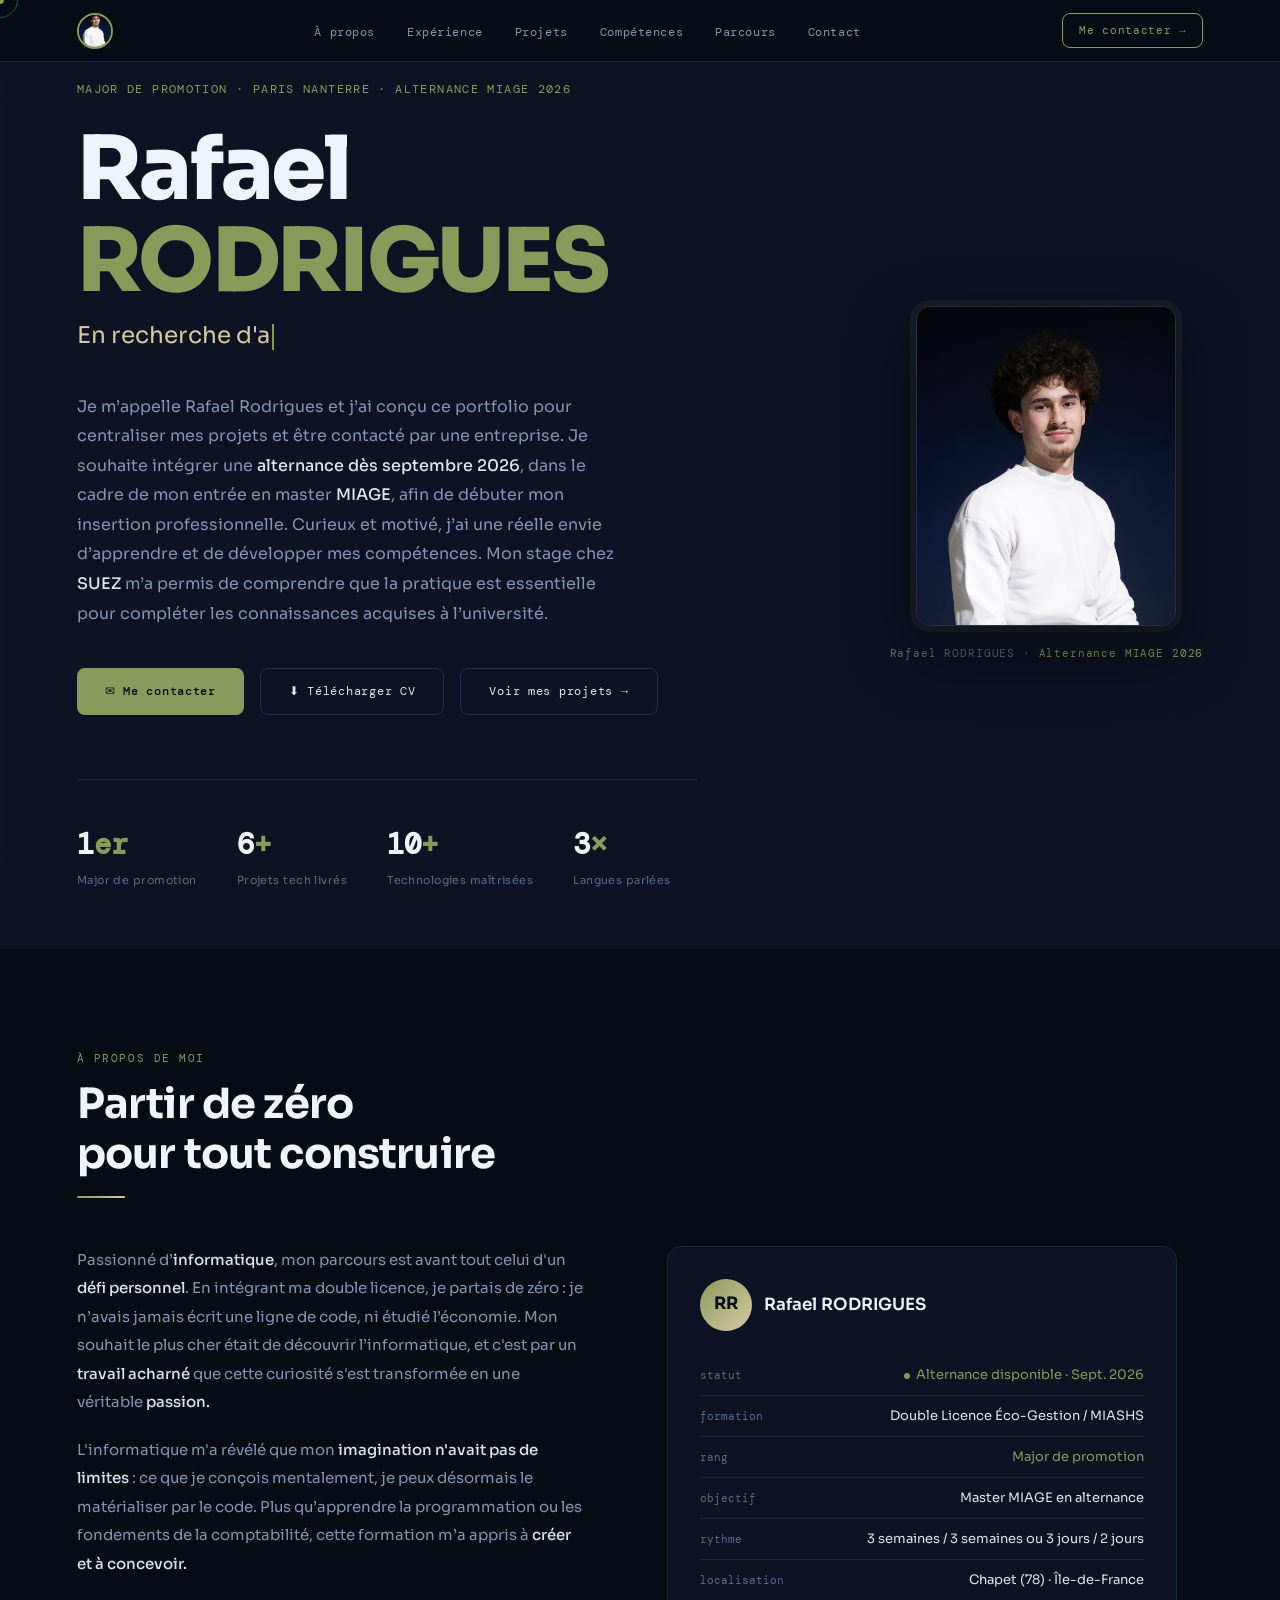
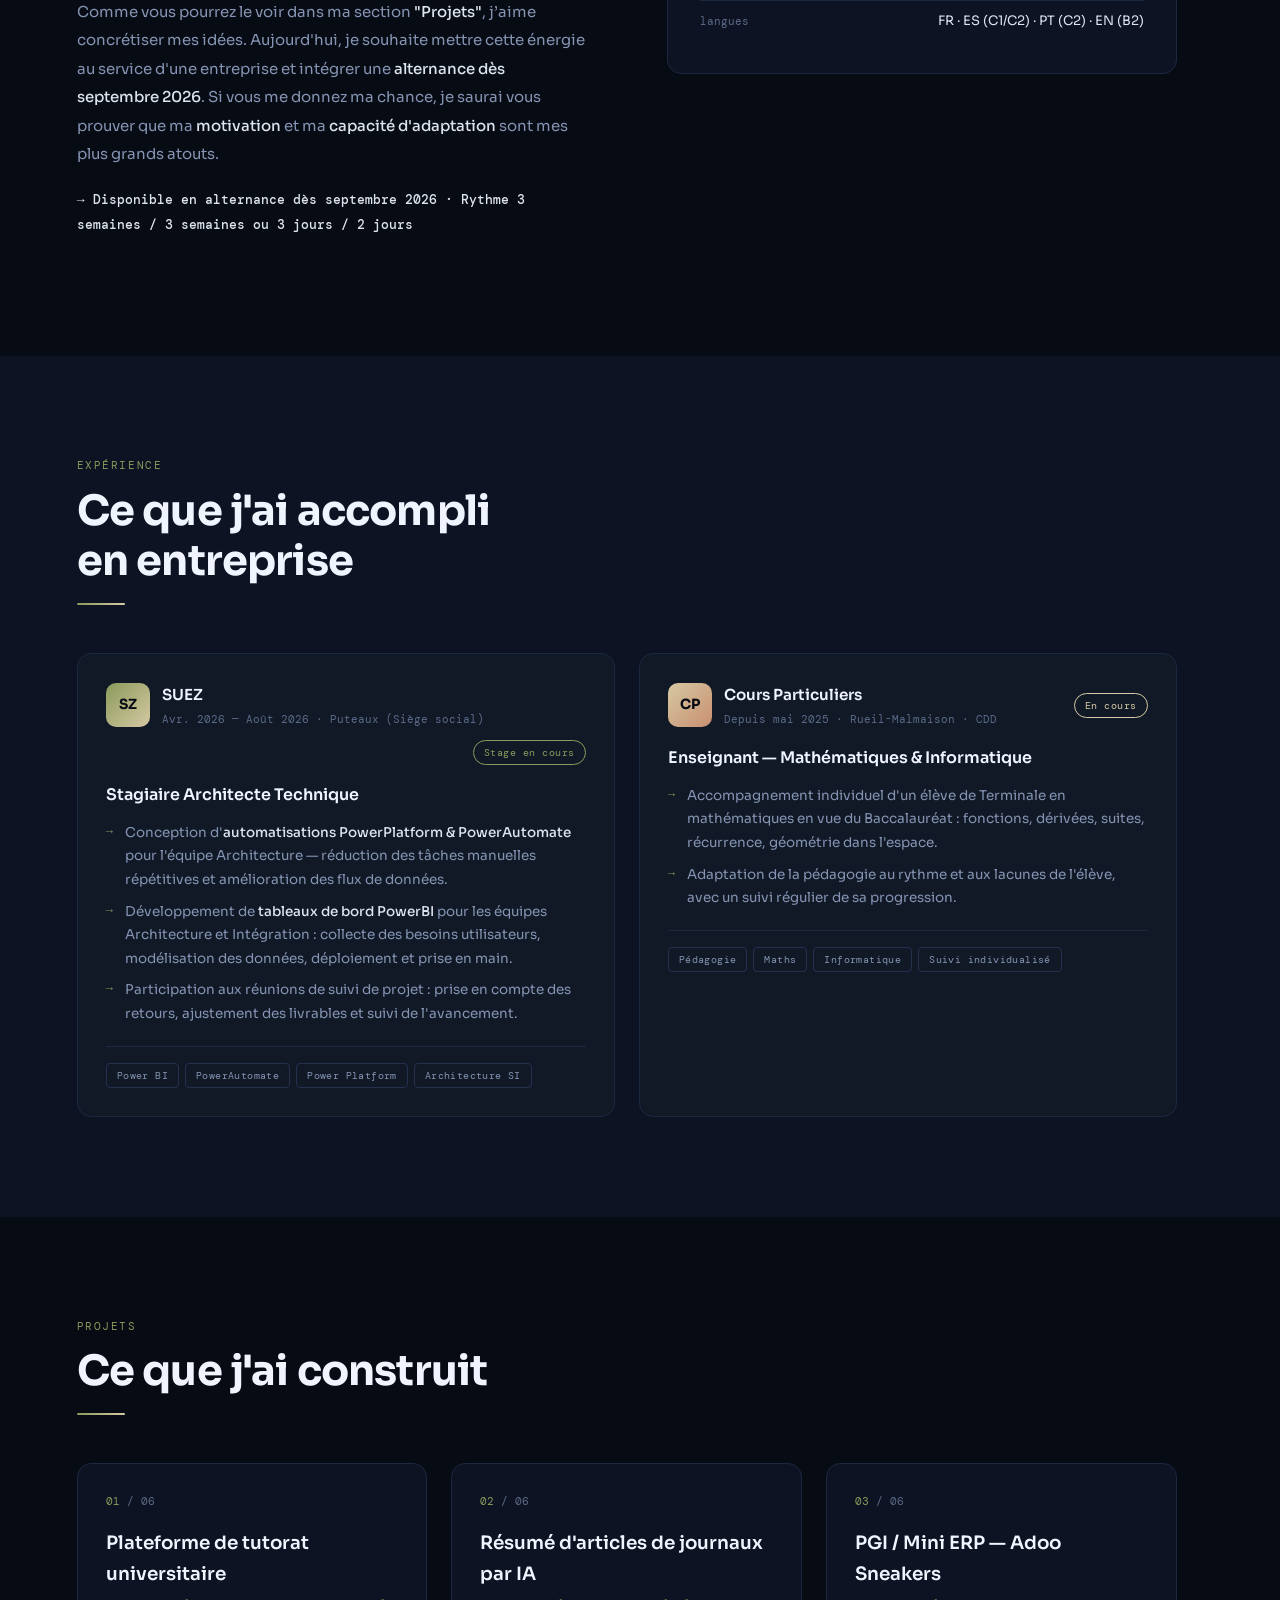
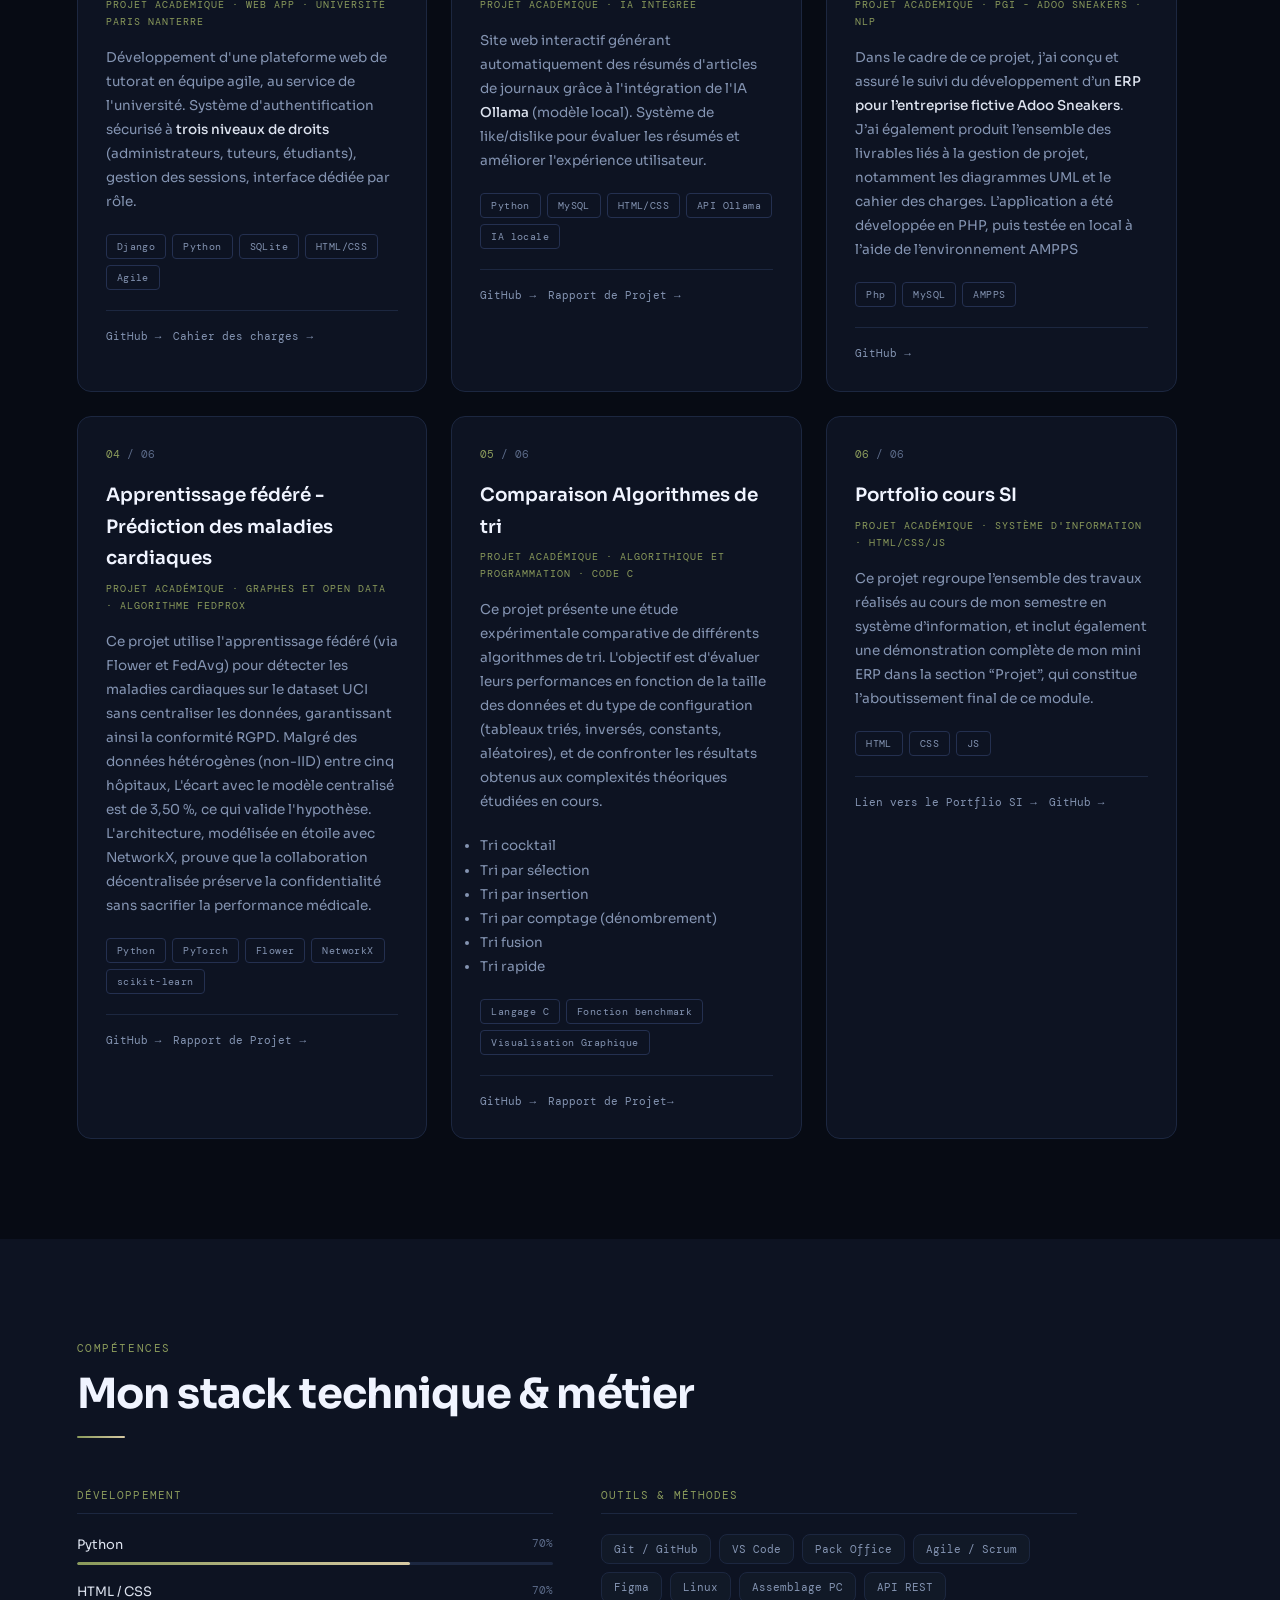
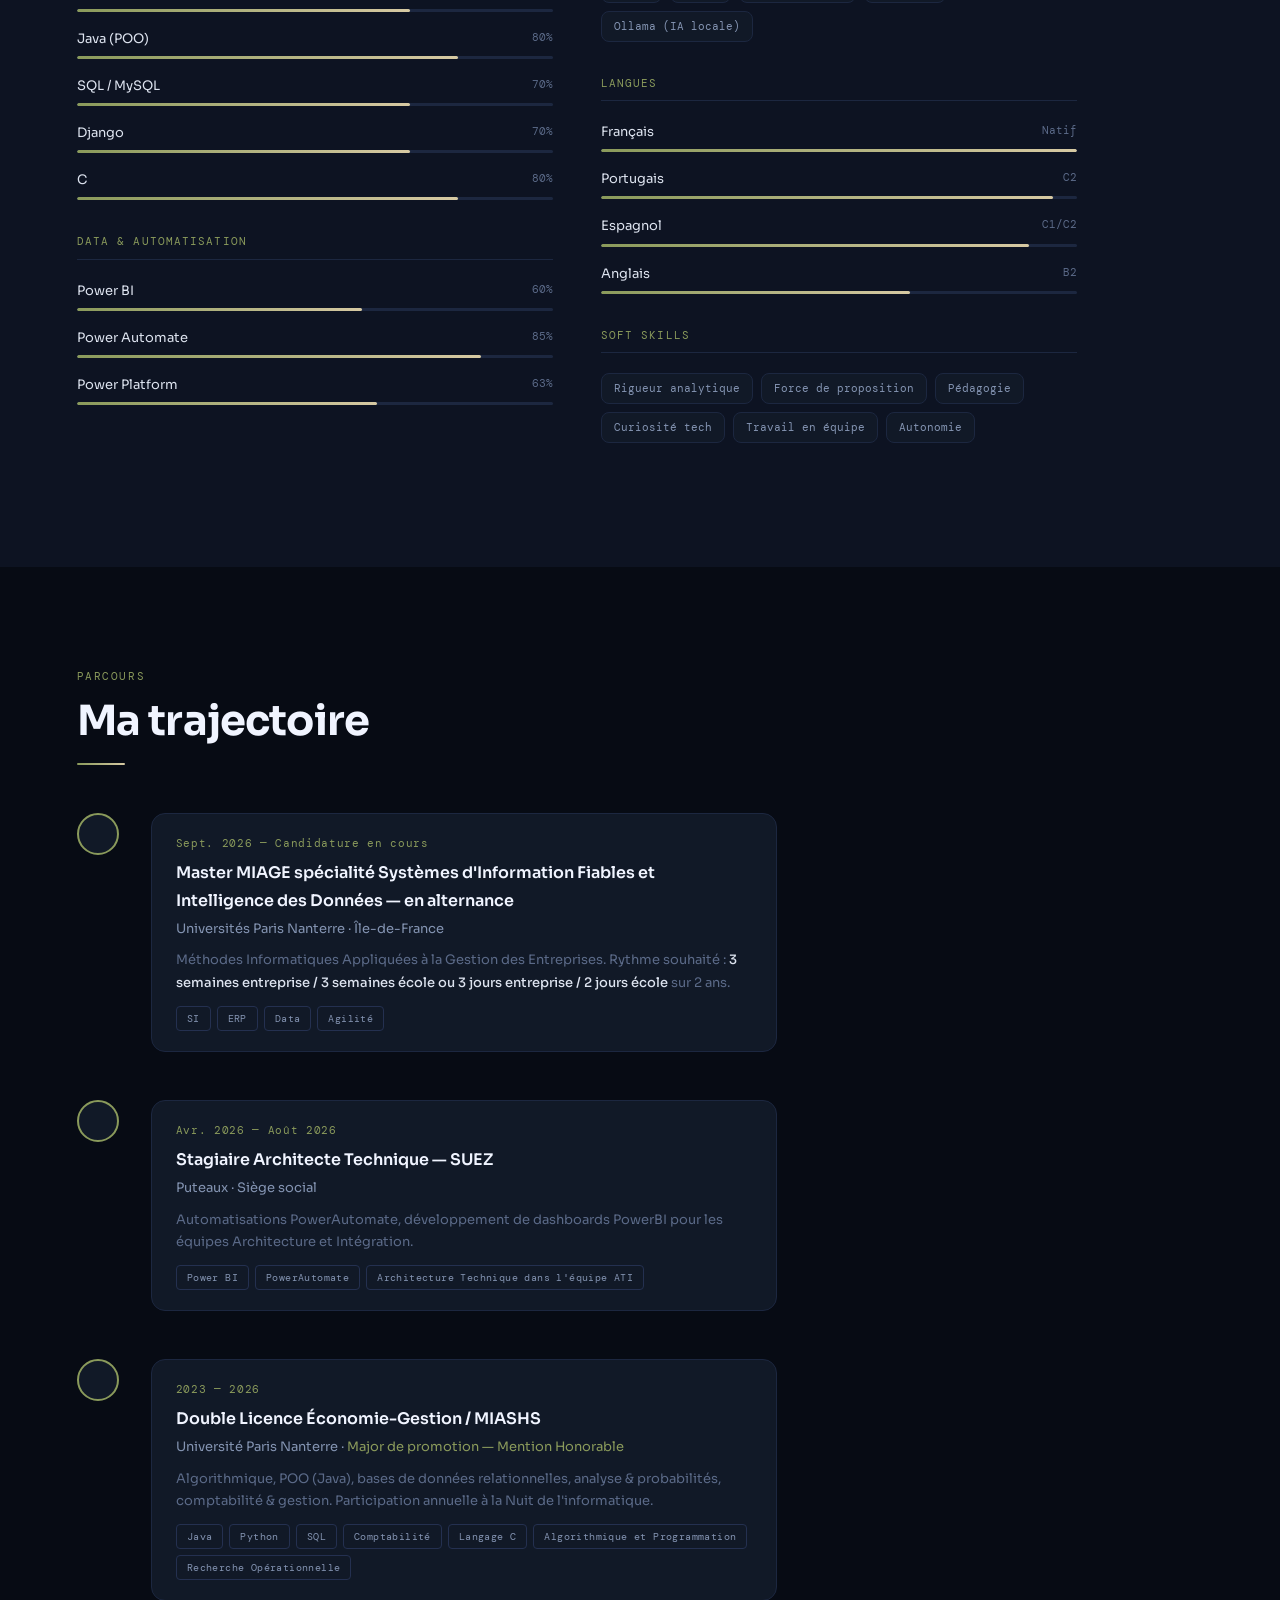
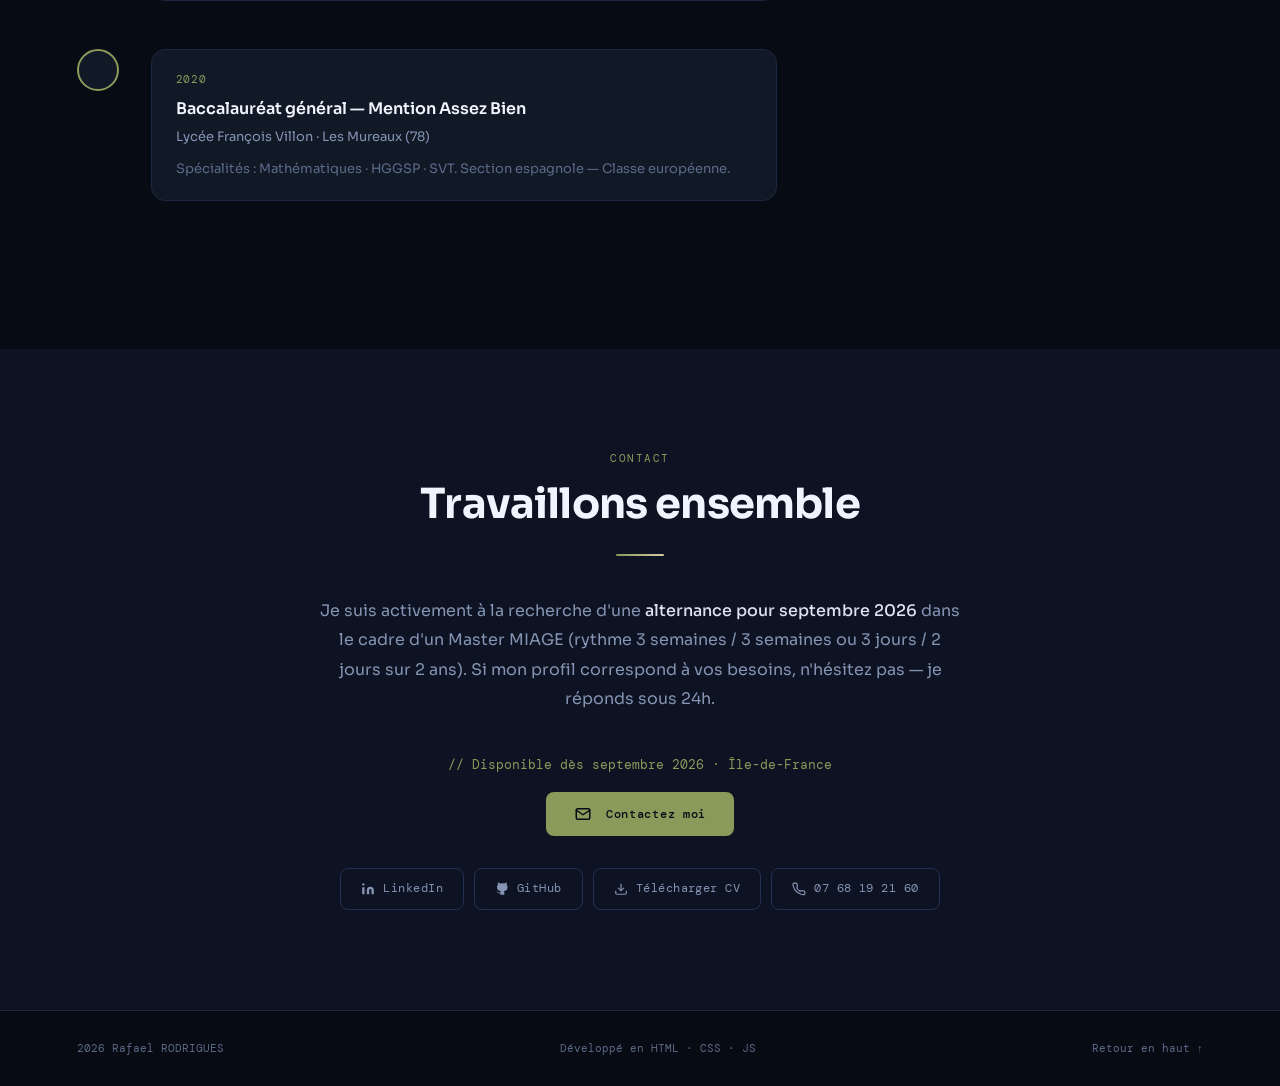
<file: index.html>
<!DOCTYPE html>
<html lang="fr">
<head>
  <link rel="icon" type="image/png" href="MonIcon.png">
  <meta charset="UTF-8">
  <meta name="viewport" content="width=device-width, initial-scale=1.0">
  <title>Rafael RODRIGUES — Portfolio</title>
  <meta name="description" content="Portfolio de Rafael RODRIGUES — Étudiant Major de promotion Double Licence Économie-Gestion / MIASHS, en recherche d'alternance Master MIAGE 2026.">
  <link rel="preconnect" href="https://fonts.googleapis.com">
  <link rel="preconnect" href="https://fonts.gstatic.com" crossorigin>
  <link href="https://fonts.googleapis.com/css2?family=DM+Mono:ital,wght@0,300;0,400;0,500;1,400&family=Sora:wght@300;400;500;600;700;800&display=swap" rel="stylesheet">
  <link rel="stylesheet" href="style.css">
</head>
<body>

  <div id="cursor"></div>
  <div id="cursor-ring"></div>

  <!-- ── NAVIGATION ── -->
  <nav id="navbar">
<img src="maphoto.jpg" alt="Rafael RODRIGUES" class="nav-logo-img">    <ul class="nav-links">
      <li><a href="#about">À propos</a></li>
      <li><a href="#experience">Expérience</a></li>
      <li><a href="#projects">Projets</a></li>
      <li><a href="#skills">Compétences</a></li>
      <li><a href="#parcours">Parcours</a></li>
      <li><a href="#contact">Contact</a></li>
    </ul>
    <a href="mailto:rafi.rodrigues10@gmail.com" class="nav-cta">Me contacter →</a>
    <button class="nav-hamburger" id="nav-hamburger" aria-label="Menu">
      <span></span><span></span><span></span>
    </button>
  </nav>

  <!-- Mobile menu overlay -->
  <div class="nav-mobile-menu" id="nav-mobile-menu">
    <ul class="nav-mobile-links">
      <li><a href="#about">À propos</a></li>
      <li><a href="#experience">Expérience</a></li>
      <li><a href="#projects">Projets</a></li>
      <li><a href="#skills">Compétences</a></li>
      <li><a href="#parcours">Parcours</a></li>
      <li><a href="#contact">Contact</a></li>
    </ul>
    <a href="mailto:rafi.rodrigues10@gmail.com" class="btn-primary" style="margin-top:2rem;width:100%;justify-content:center;">✉ Me contacter</a>
  </div>

  <!-- ── HERO ── -->
  <section id="hero">
    <div class="hero-grid"></div>
    <div class="hero-glow"></div>
    <div class="hero-inner">
    <div class="hero-content">
      <p class="hero-label">Major de promotion · Paris Nanterre · Alternance MIAGE 2026</p>
      <h1 class="hero-title">Rafael<br><span class="accent">RODRIGUES</span></h1>
      <div class="hero-typed-wrap">
        <span class="typed-text" id="typed"></span><span class="typed-cursor"></span>
      </div>
      <p class="hero-desc" >
        Je m’appelle Rafael Rodrigues et j’ai conçu ce portfolio pour centraliser mes projets et être contacté par une entreprise. Je souhaite intégrer une <strong>alternance dès septembre 2026</strong>, dans le cadre de mon entrée en master <strong>MIAGE</strong>, afin de débuter mon insertion professionnelle. Curieux et motivé, j’ai une réelle envie d’apprendre et de développer mes compétences. Mon stage chez <strong>SUEZ</strong> m’a permis de comprendre que la pratique est essentielle pour compléter les connaissances acquises à l’université.
      </p>
      <div class="hero-actions">
        <a href="mailto:rafi.rodrigues10@gmail.com" class="btn-primary">✉ Me contacter</a>
        <a href="CV_Rafael_RODRIGUES.pdf" class="btn-secondary" download>⬇ Télécharger CV</a>
        <a href="#projects" class="btn-secondary">Voir mes projets →</a>
      </div>
      <div class="hero-stats">
        <div class="hero-stat">
          <div class="num">1<span class="accent">er</span></div>
          <div class="label">Major de promotion</div>
        </div>
        <div class="hero-stat">
          <div class="num">6<span class="accent">+</span></div>
          <div class="label">Projets tech livrés</div>
        </div>
        <div class="hero-stat">
          <div class="num">10<span class="accent">+</span></div>
          <div class="label">Technologies maîtrisées</div>
        </div>
        <div class="hero-stat">
          <div class="num">3<span class="accent">×</span></div>
          <div class="label">Langues parlées</div>
        </div>
      </div>
    </div><!-- /.hero-content -->

      <!-- Photo hero droite -->
      <div class="hero-photo-wrap">
        <img src="maphoto.jpg" alt="Rafael Rodrigues" class="hero-photo">
        <p class="hero-photo-label">Rafael RODRIGUES · <span>Alternance MIAGE 2026</span></p>
      </div>

    </div><!-- /.hero-inner -->
  </section>

  <!-- ── ABOUT ── -->
  <section id="about">
    <div class="section-label">À propos de moi</div>
    <h2 class="section-title reveal">Partir de zéro<br>pour tout construire</h2>
    <div class="section-divider"></div>
    <div class="about-grid">
      <div class="about-text reveal reveal-delay-1">
        <p>
          Passionné d’<strong >informatique</strong>, mon parcours est avant tout celui d'un <strong>défi personnel</strong>. En intégrant ma double licence, je partais de zéro : je n’avais jamais écrit une ligne de code, ni étudié l’économie. Mon souhait le plus cher était de découvrir l’informatique, et c'est par un <strong>travail acharné</strong> que cette curiosité s'est transformée en une véritable <strong>passion.</strong>
        </p>
        <p>
           L'informatique m'a révélé que mon <strong>imagination n'avait pas de limites</strong> : ce que je conçois mentalement, je peux désormais le matérialiser par le code. Plus qu’apprendre la programmation ou les fondements de la comptabilité, cette formation m’a appris à <strong>créer et à concevoir.</strong>
        </p>
        <p>
           Comme vous pourrez le voir dans ma section <strong>"Projets"</strong>, j’aime concrétiser mes idées. Aujourd'hui, je souhaite mettre cette énergie au service d'une entreprise et intégrer une <strong>alternance dès septembre 2026</strong>. Si vous me donnez ma chance, je saurai vous prouver que ma <strong>motivation</strong> et ma <strong>capacité d'adaptation</strong> sont mes plus grands atouts.
        </p>
        <p class="accent-text"><strong>→ Disponible en alternance dès septembre 2026 · Rythme 3 semaines / 3 semaines ou 3 jours / 2 jours</strong></p>
      </div>
      <div class="about-card reveal reveal-delay-2">
        <div class="about-card-header">
          <div class="about-avatar">RR</div>
          <div>
            <div class="about-card-name">Rafael RODRIGUES</div>
          </div>
        </div>
        <div class="about-info-row">
          <span class="key">statut</span>
          <span class="val avail"><span class="avail-dot"></span>Alternance disponible · Sept. 2026</span>
        </div>
        <div class="about-info-row">
          <span class="key">formation</span>
          <span class="val">Double Licence Éco-Gestion / MIASHS</span>
        </div>
        <div class="about-info-row">
          <span class="key">rang</span>
          <span class="val" style="color:var(--accent)"> Major de promotion</span>
        </div>
        <div class="about-info-row">
          <span class="key">objectif</span>
          <span class="val">Master MIAGE en alternance</span>
        </div>
        <div class="about-info-row">
          <span class="key">rythme</span>
          <span class="val">3 semaines / 3 semaines ou 3 jours / 2 jours </span>
        </div>
        <div class="about-info-row">
          <span class="key">localisation</span>
          <span class="val">Chapet (78) · Île-de-France</span>
        </div>
        <div class="about-info-row">
          <span class="key">langues</span>
          <span class="val">FR · ES (C1/C2) · PT (C2) · EN (B2)</span>
        </div>
      </div>
    </div>
  </section>

  <!-- ── EXPERIENCE ── -->
  <section id="experience" class="bg-alt">
    <div class="section-label">Expérience</div>
    <h2 class="section-title reveal">Ce que j'ai accompli<br>en entreprise</h2>
    <div class="section-divider"></div>
    <div class="exp-grid">

      <div class="exp-card reveal reveal-delay-1">
        <div class="exp-header">
          <div class="exp-logo">SZ</div>
          <div>
            <div class="exp-company">SUEZ</div>
            <div class="exp-period">Avr. 2026 — Août 2026 · Puteaux (Siège social)</div>
          </div>
          <span class="exp-badge">Stage en cours</span>
        </div>
        <div class="exp-title">Stagiaire Architecte Technique</div>
        <ul class="exp-missions">
          <li>Conception d'<strong>automatisations PowerPlatform & PowerAutomate</strong> pour l'équipe Architecture — réduction des tâches manuelles répétitives et amélioration des flux de données.</li>
          <li>Développement de <strong>tableaux de bord PowerBI</strong> pour les équipes Architecture et Intégration : collecte des besoins utilisateurs, modélisation des données, déploiement et prise en main.</li>
          <li>Participation aux réunions de suivi de projet : prise en compte des retours, ajustement des livrables et suivi de l'avancement.</li>
        </ul>
        <div class="exp-stack">
          <span class="tech-tag">Power BI</span>
          <span class="tech-tag">PowerAutomate</span>
          <span class="tech-tag">Power Platform</span>
          <span class="tech-tag">Architecture SI</span>
        </div>
      </div>

      <div class="exp-card reveal reveal-delay-2">
        <div class="exp-header">
          <div class="exp-logo" style="background: linear-gradient(135deg,var(--accent2),#C98F70)">CP</div>
          <div>
            <div class="exp-company">Cours Particuliers</div>
            <div class="exp-period">Depuis mai 2025 · Rueil-Malmaison · CDD</div>
          </div>
          <span class="exp-badge" style="border-color:var(--accent2);color:var(--accent2)">En cours</span>
        </div>
        <div class="exp-title">Enseignant — Mathématiques & Informatique</div>
        <ul class="exp-missions">
          <li>Accompagnement individuel d'un élève de Terminale en mathématiques en vue du Baccalauréat : fonctions, dérivées, suites, récurrence, géométrie dans l'espace.</li>
          <li>Adaptation de la pédagogie au rythme et aux lacunes de l'élève, avec un suivi régulier de sa progression.</li>
        </ul>
        <div class="exp-stack">
          <span class="tech-tag">Pédagogie</span>
          <span class="tech-tag">Maths</span>
          <span class="tech-tag">Informatique</span>
          <span class="tech-tag">Suivi individualisé</span>
        </div>
      </div>

    </div>
  </section>

  <!-- ── PROJECTS ── -->
  <section id="projects">
    <div class="section-label">Projets</div>
    <h2 class="section-title reveal">Ce que j'ai construit</h2>
    <div class="section-divider"></div>
    <div class="projects-grid">

      <div class="project-card reveal reveal-delay-1">
        <div class="project-number"><span>01</span> / 06</div>
        <div class="project-title">Plateforme de tutorat universitaire</div>
        <div class="project-type">Projet académique · Web App · Université Paris Nanterre</div>
        <p class="project-desc">
          Développement d'une plateforme web de tutorat en équipe agile, au service de l'université.
          Système d'authentification sécurisé à <strong>trois niveaux de droits</strong> (administrateurs,
          tuteurs, étudiants), gestion des sessions, interface dédiée par rôle.
        </p>
        <div class="project-stack">
          <span class="tech-tag">Django</span>
          <span class="tech-tag">Python</span>
          <span class="tech-tag">SQLite</span>
          <span class="tech-tag">HTML/CSS</span>
          <span class="tech-tag">Agile</span>
        </div>
        <div class="project-footer">
          <div class="project-links">
            <a href="https://github.com/rdsrafa/Projet_Web.git" class="project-link">GitHub →</a>
            <a href="meli-42.pdf" class="project-link" download>Cahier des charges →</a>
          </div>
        </div>
      </div>

      <div class="project-card reveal reveal-delay-2">
        <div class="project-number"><span>02</span> / 06</div>
        <div class="project-title">Résumé d'articles de journaux par IA</div>
        <div class="project-type">Projet académique · IA intégrée </div>
        <p class="project-desc">
          Site web interactif générant automatiquement des résumés d'articles de journaux
          grâce à l'intégration de l'IA <strong>Ollama</strong> (modèle local). Système de
          like/dislike pour évaluer les résumés et améliorer l'expérience utilisateur.
        </p>
        <div class="project-stack">
          <span class="tech-tag">Python</span>
          <span class="tech-tag">MySQL</span>
          <span class="tech-tag">HTML/CSS</span>
          <span class="tech-tag">API Ollama</span>
          <span class="tech-tag">IA locale</span>
        </div>
        <div class="project-footer">
          <div class="project-links">
            <a href="https://github.com/rdsrafa/Projet_L2.git" class="project-link">GitHub →</a>
            <a href="rapport_projet_L2.pdf" class="project-link" download>Rapport de Projet →</a>

          </div>
        </div>
      </div>

      <div class="project-card reveal reveal-delay-3">
        <div class="project-number"><span>03</span> / 06</div>
        <div class="project-title">PGI / Mini ERP — Adoo Sneakers</div>
        <div class="project-type">Projet académique · PGI - Adoo Sneakers · NLP</div>
        <p class="project-desc">
          Dans le cadre de ce projet, j’ai conçu et assuré le suivi du développement d’un <strong> ERP pour l’entreprise fictive Adoo Sneakers</strong>. 
          J’ai également produit l’ensemble des livrables liés à la gestion de projet, notamment les diagrammes UML et le cahier des charges. 
          L’application a été développée en PHP, puis testée en local à l’aide de l’environnement AMPPS
        </p>
        <div class="project-stack">
          <span class="tech-tag">Php</span>
          <span class="tech-tag">MySQL</span>
          <span class="tech-tag">AMPPS</span>
        </div>
        <div class="project-footer">
          <div class="project-links">
            <a href="https://github.com/rdsrafa/projet_final.git" class="project-link">GitHub →</a>
          </div>
        </div>
      </div>

      <div class="project-card reveal reveal-delay-4">
        <div class="project-number"><span>04</span> / 06</div>
        <div class="project-title">Apprentissage fédéré - Prédiction des maladies cardiaques</div>
        <div class="project-type">Projet académique · Graphes et Open Data · Algorithme FedProx</div>
        <p class="project-desc">
            Ce projet utilise l'apprentissage fédéré (via Flower et FedAvg) pour détecter les maladies cardiaques sur le dataset UCI sans centraliser les données, garantissant ainsi la conformité RGPD. Malgré des données hétérogènes (non-IID) 
            entre cinq hôpitaux, L'écart avec le modèle centralisé est de 3,50 %, ce qui valide
            l'hypothèse. L'architecture, modélisée en étoile avec NetworkX, 
            prouve que la collaboration décentralisée préserve la confidentialité sans sacrifier la performance médicale.
        </p>
        <div class="project-stack">
          <span class="tech-tag">Python</span>
          <span class="tech-tag">PyTorch</span>
          <span class="tech-tag">Flower</span>
          <span class="tech-tag">NetworkX</span>
          <span class="tech-tag">scikit-learn</span>
        </div>
        <div class="project-footer">
          <div class="project-links">
            <a href="https://github.com/rdsrafa/Apprentissage_federe.git" class="project-link">GitHub →</a>
            <a href="Apprentissage_fédéré (2).pdf" class="project-link" download>Rapport de Projet →</a>
          </div>
        </div>
      </div>

      <div class="project-card reveal reveal-delay-5">
        <div class="project-number"><span>05</span> / 06</div>
        <div class="project-title">Comparaison Algorithmes de tri</div>
        <div class="project-type">Projet académique · Algorithique et Programmation · Code C</div>
            <p class="project-desc">
            Ce projet présente une étude expérimentale comparative de différents algorithmes de tri. 
            L'objectif est d'évaluer leurs performances en fonction de la taille des données et du type de configuration 
            (tableaux triés, inversés, constants, aléatoires), et de confronter les résultats obtenus aux complexités 
            théoriques étudiées en cours.
            </p>

            <ul class="project-desc">
            <li>Tri cocktail</li>
            <li>Tri par sélection</li>
            <li>Tri par insertion</li>
            <li>Tri par comptage (dénombrement)</li>
            <li>Tri fusion</li>
            <li>Tri rapide</li>
            </ul>
        <div class="project-stack">
          <span class="tech-tag">Langage C</span>
          <span class="tech-tag">Fonction benchmark</span>
          <span class="tech-tag">Visualisation Graphique</span>
        </div>
        <div class="project-footer">
          <div class="project-links">
            <a href="https://github.com/rdsrafa/Projet_Algo.git" class="project-link">GitHub →</a>
            <a href="Algo_tri (4).pdf" class="project-link" download> Rapport de Projet→</a>
          </div>
        </div>
      </div>

      <div class="project-card reveal reveal-delay-6">
        <div class="project-number"><span>06</span> / 06</div>
        <div class="project-title">Portfolio cours SI </div>
        <div class="project-type">Projet académique · Système d'Information · HTML/CSS/JS</div>
        <p class="project-desc">
            Ce projet regroupe l’ensemble des travaux réalisés au cours de mon semestre en système d’information, 
            et inclut également une démonstration complète de mon mini ERP dans la section “Projet”, qui constitue l’aboutissement final de ce module.        </p>
        <div class="project-stack">
          <span class="tech-tag">HTML</span>
          <span class="tech-tag">CSS</span>
          <span class="tech-tag">JS</span>
        </div>
        <div class="project-footer">
          <div class="project-links">
            <a href="https://rdsrafa.github.io/Portfolio_SI/" class="project-link">Lien vers le Portflio SI →</a>
            <a href="https://github.com/rdsrafa/Portfolio_SI.git" class="project-link">GitHub →</a>
          </div>
        </div>
      </div>

    </div>
  </section>

  <!-- ── SKILLS ── -->
  <section id="skills" class="bg-alt">
    <div class="section-label">Compétences</div>
    <h2 class="section-title reveal">Mon stack technique & métier</h2>
    <div class="section-divider"></div>
    <div class="skills-layout">

      <div>
        <div class="skill-category reveal">
          <div class="skill-cat-label">Développement</div>
          <div class="skill-item">
            <div class="skill-item-header"><span class="skill-name">Python</span><span class="skill-pct">70%</span></div>
            <div class="skill-bar"><div class="skill-fill" data-width="70"></div></div>
          </div>
          <div class="skill-item">
            <div class="skill-item-header"><span class="skill-name">HTML / CSS</span><span class="skill-pct">70%</span></div>
            <div class="skill-bar"><div class="skill-fill" data-width="70"></div></div>
          </div>
          <div class="skill-item">
            <div class="skill-item-header"><span class="skill-name">Java (POO)</span><span class="skill-pct">80%</span></div>
            <div class="skill-bar"><div class="skill-fill" data-width="80"></div></div>
          </div>
          <div class="skill-item">
            <div class="skill-item-header"><span class="skill-name">SQL / MySQL</span><span class="skill-pct">70%</span></div>
            <div class="skill-bar"><div class="skill-fill" data-width="70"></div></div>
          </div>
          <div class="skill-item">
            <div class="skill-item-header"><span class="skill-name">Django</span><span class="skill-pct">70%</span></div>
            <div class="skill-bar"><div class="skill-fill" data-width="70"></div></div>
          </div>
          <div class="skill-item">
            <div class="skill-item-header"><span class="skill-name">C</span><span class="skill-pct">80%</span></div>
            <div class="skill-bar"><div class="skill-fill" data-width="80"></div></div>
          </div>
        </div>

        <div class="skill-category reveal reveal-delay-1" style="margin-top:2rem">
          <div class="skill-cat-label">Data & Automatisation</div>
          <div class="skill-item">
            <div class="skill-item-header"><span class="skill-name">Power BI</span><span class="skill-pct">60%</span></div>
            <div class="skill-bar"><div class="skill-fill" data-width="60"></div></div>
          </div>
          <div class="skill-item">
            <div class="skill-item-header"><span class="skill-name">Power Automate</span><span class="skill-pct">85%</span></div>
            <div class="skill-bar"><div class="skill-fill" data-width="85"></div></div>
          </div>
          <div class="skill-item">
            <div class="skill-item-header"><span class="skill-name">Power Platform</span><span class="skill-pct">63%</span></div>
            <div class="skill-bar"><div class="skill-fill" data-width="63"></div></div>
          </div>
        </div>
      </div>

      <div>
        <div class="skill-category reveal reveal-delay-2">
          <div class="skill-cat-label">Outils & Méthodes</div>
          <div class="tools-grid">
            <span class="tool-chip">Git / GitHub</span>
            <span class="tool-chip">VS Code</span>
            <span class="tool-chip">Pack Office</span>
            <span class="tool-chip">Agile / Scrum</span>
            <span class="tool-chip">Figma</span>
            <span class="tool-chip">Linux</span>
            <span class="tool-chip">Assemblage PC</span>
            <span class="tool-chip">API REST</span>
            <span class="tool-chip">Ollama (IA locale)</span>
          </div>
        </div>

        <div class="skill-category reveal reveal-delay-3" style="margin-top:2rem">
          <div class="skill-cat-label">Langues</div>
          <div class="skill-item">
            <div class="skill-item-header"><span class="skill-name">Français</span><span class="skill-pct">Natif</span></div>
            <div class="skill-bar"><div class="skill-fill" data-width="100"></div></div>
          </div>
          <div class="skill-item">
            <div class="skill-item-header"><span class="skill-name">Portugais</span><span class="skill-pct">C2</span></div>
            <div class="skill-bar"><div class="skill-fill" data-width="95"></div></div>
          </div>
          <div class="skill-item">
            <div class="skill-item-header"><span class="skill-name">Espagnol</span><span class="skill-pct">C1/C2</span></div>
            <div class="skill-bar"><div class="skill-fill" data-width="90"></div></div>
          </div>
          <div class="skill-item">
            <div class="skill-item-header"><span class="skill-name">Anglais</span><span class="skill-pct">B2</span></div>
            <div class="skill-bar"><div class="skill-fill" data-width="65"></div></div>
          </div>
        </div>

        <div class="skill-category reveal reveal-delay-4" style="margin-top:2rem">
          <div class="skill-cat-label">Soft skills</div>
          <div class="tools-grid">
            <span class="tool-chip">Rigueur analytique</span>
            <span class="tool-chip">Force de proposition</span>
            <span class="tool-chip">Pédagogie</span>
            <span class="tool-chip">Curiosité tech</span>
            <span class="tool-chip">Travail en équipe</span>
            <span class="tool-chip">Autonomie</span>
          </div>
        </div>
      </div>

    </div>
  </section>

  <!-- ── PARCOURS / TIMELINE ── -->
  <section id="parcours">
    <div class="section-label">Parcours</div>
    <h2 class="section-title reveal">Ma trajectoire</h2>
    <div class="section-divider"></div>
    <div class="timeline">

      <div class="timeline-item reveal">
        <div class="timeline-dot"></div>
        <div class="timeline-content">
          <div class="timeline-date">Sept. 2026 — Candidature en cours</div>
          <div class="timeline-title">Master MIAGE spécialité Systèmes d'Information Fiables et Intelligence des Données — en alternance</div>
          <div class="timeline-org">Universités Paris Nanterre  · Île-de-France</div>
          <div class="timeline-desc">
            Méthodes Informatiques Appliquées à la Gestion des Entreprises.
            Rythme souhaité : <strong>3 semaines entreprise / 3 semaines école ou 3 jours entreprise / 2 jours école</strong> sur 2 ans.
          </div>
          <div class="timeline-tags">
            <span class="tech-tag">SI</span><span class="tech-tag">ERP</span>
            <span class="tech-tag">Data</span><span class="tech-tag">Agilité</span>
          </div>
        </div>
      </div>

      <div class="timeline-item reveal reveal-delay-1">
        <div class="timeline-dot"></div>
        <div class="timeline-content">
          <div class="timeline-date">Avr. 2026 — Août 2026</div>
          <div class="timeline-title">Stagiaire Architecte Technique — SUEZ</div>
          <div class="timeline-org">Puteaux · Siège social</div>
          <div class="timeline-desc">
            Automatisations PowerAutomate, développement de dashboards PowerBI
            pour les équipes Architecture et Intégration.
          </div>
          <div class="timeline-tags">
            <span class="tech-tag">Power BI</span><span class="tech-tag">PowerAutomate</span>
            <span class="tech-tag">Architecture Technique dans l'équipe ATI</span>
          </div>
        </div>
      </div>

      <div class="timeline-item reveal reveal-delay-2">
        <div class="timeline-dot"></div>
        <div class="timeline-content">
          <div class="timeline-date">2023 — 2026</div>
          <div class="timeline-title">Double Licence Économie-Gestion / MIASHS</div>
          <div class="timeline-org">Université Paris Nanterre · <span style="color:var(--accent)"> Major de promotion — Mention Honorable</span></div>
          <div class="timeline-desc">
            Algorithmique, POO (Java), bases de données relationnelles, analyse & probabilités,
            comptabilité & gestion. Participation annuelle à la Nuit de l'informatique.
          </div>
          <div class="timeline-tags">
            <span class="tech-tag">Java</span><span class="tech-tag">Python</span>
            <span class="tech-tag">SQL</span><span class="tech-tag">Comptabilité</span>
            <span class="tech-tag">Langage C</span><span class="tech-tag">Algorithmique et Programmation</span>
            <span class="tech-tag">Recherche Opérationnelle</span>
          </div>
        </div>
      </div>

      <div class="timeline-item reveal reveal-delay-3">
        <div class="timeline-dot"></div>
        <div class="timeline-content">
          <div class="timeline-date">2020</div>
          <div class="timeline-title">Baccalauréat général — Mention Assez Bien</div>
          <div class="timeline-org">Lycée François Villon · Les Mureaux (78)</div>
          <div class="timeline-desc">
            Spécialités : Mathématiques · HGGSP · SVT.
            Section espagnole — Classe européenne.
          </div>
        </div>
      </div>

    </div>
  </section>

  <!-- ── CONTACT ── -->
  <section id="contact" class="bg-alt">
    <div class="contact-wrap">
      <div class="section-label" style="text-align:center">Contact</div>
      <h2 class="section-title reveal" style="text-align:center">Travaillons ensemble</h2>
      <div class="section-divider" style="margin:1.5rem auto 2.5rem"></div>
      <p class="contact-desc reveal">
        Je suis activement à la recherche d'une <strong>alternance pour septembre 2026</strong>
        dans le cadre d'un Master MIAGE (rythme 3 semaines / 3 semaines  ou 3 jours / 2 jours sur 2 ans).
        Si mon profil correspond à vos besoins, n'hésitez pas — je réponds sous 24h.
      </p>
      <div class="contact-cta-group reveal reveal-delay-1">
        <p class="contact-accent">// Disponible dès septembre 2026 · Île-de-France</p>
        <!-- <a href="mailto:rafi.rodrigues10@gmail.com" class="contact-email">rafi.rodrigues10@gmail.com</a> --->
        <a href="mailto:rafi.rodrigues10@gmail.com" class="btn-primary">
            <svg width="18" height="18" viewBox="0 0 24 24" fill="none" stroke="currentColor" stroke-width="2" stroke-linecap="round" stroke-linejoin="round" style="vertical-align: middle; margin-right: 6px;">
                <rect x="3" y="5" width="18" height="14" rx="2" ry="2"></rect>
                <polyline points="3,7 12,13 21,7"></polyline>
            </svg>
            Contactez moi
        </a>
      </div>
      <div class="contact-links reveal reveal-delay-2">
        <a href="https://www.linkedin.com/in/rafael-rodrigues-082884334/" class="contact-link-btn" target="_blank">
          <svg viewBox="0 0 24 24" fill="currentColor" width="14" height="14"><path d="M16 8a6 6 0 0 1 6 6v7h-4v-7a2 2 0 0 0-2-2 2 2 0 0 0-2 2v7h-4v-7a6 6 0 0 1 6-6zM2 9h4v12H2z"/><circle cx="4" cy="4" r="2"/></svg>
          LinkedIn
        </a>
        <a href="https://github.com/rdsrafa" class="contact-link-btn" target="_blank">
          <svg viewBox="0 0 24 24" fill="currentColor" width="14" height="14"><path d="M9 19c-5 1.5-5-2.5-7-3m14 6v-3.87a3.37 3.37 0 0 0-.94-2.61c3.14-.35 6.44-1.54 6.44-7A5.44 5.44 0 0 0 20 4.77 5.07 5.07 0 0 0 19.91 1S18.73.65 16 2.48a13.38 13.38 0 0 0-7 0C6.27.65 5.09 1 5.09 1A5.07 5.07 0 0 0 5 4.77a5.44 5.44 0 0 0-1.5 3.78c0 5.42 3.3 6.61 6.44 7A3.37 3.37 0 0 0 9 18.13V22"/></svg>
          GitHub
        </a>
        <a href="CV_Rafael_RODRIGUES.pdf" class="contact-link-btn" download>
          <svg viewBox="0 0 24 24" fill="none" stroke="currentColor" stroke-width="2" width="14" height="14"><path d="M21 15v4a2 2 0 0 1-2 2H5a2 2 0 0 1-2-2v-4"/><polyline points="7 10 12 15 17 10"/><line x1="12" y1="15" x2="12" y2="3"/></svg>
          Télécharger CV
        </a>
        <a href="tel:0768192160" class="contact-link-btn">
          <svg viewBox="0 0 24 24" fill="none" stroke="currentColor" stroke-width="2" width="14" height="14"><path d="M22 16.92v3a2 2 0 0 1-2.18 2 19.79 19.79 0 0 1-8.63-3.07A19.5 19.5 0 0 1 4.69 13a19.79 19.79 0 0 1-3.07-8.67A2 2 0 0 1 3.6 2h3a2 2 0 0 1 2 1.72c.127.96.361 1.903.7 2.81a2 2 0 0 1-.45 2.11L7.91 9.91a16 16 0 0 0 6.16 6.16l.91-.91a2 2 0 0 1 2.11-.45c.907.339 1.85.573 2.81.7A2 2 0 0 1 22 16.92z"/></svg>
          07 68 19 21 60
        </a>
      </div>
    </div>
  </section>

  <!-- ── FOOTER ── -->
  <footer>
    <span>2026 Rafael RODRIGUES</span>
    <span style="color:var(--muted)">Développé en  HTML · CSS · JS</span>
    <a href="#hero">Retour en haut ↑</a>
  </footer>

  <script src="script.js"></script>
</body>
</html>
</file>
<file: style.css>
/* ═══════════════════════════════════════════════
   RAFAEL RODRIGUES — PORTFOLIO STYLESHEET
   ═══════════════════════════════════════════════ */

*, *::before, *::after {
  box-sizing: border-box;
  margin: 0;
  padding: 0;
}

:root {
  --bg:       #070b14;
  --bg2:      #0d1322;
  --bg3:      #111927;
  --border:   #1c2740;
  --border2:  #243050;
  --accent:   #8A9A5B;
  --accent2:  #D6C9A3;
  --text:     #dde3ef;
  --muted:    #5b6a88;
  --muted2:   #8494b2;
  --white:    #f0f4ff;
  --font-mono: 'DM Mono', monospace;
  --font-sans: 'Sora', sans-serif;
  --radius:   8px;
  --radius-lg: 14px;
  --transition: 0.3s ease;
}

html { scroll-behavior: smooth; }

body {
  background: var(--bg);
  color: var(--text);
  font-family: var(--font-sans);
  font-size: 15px;
  line-height: 1.7;
  cursor: none;
  overflow-x: hidden;
}

/* ── SCROLLBAR ─────────────────────────────── */
::-webkit-scrollbar { width: 5px; }
::-webkit-scrollbar-track { background: var(--bg); }
::-webkit-scrollbar-thumb { background: var(--border2); border-radius: 3px; }
::-webkit-scrollbar-thumb:hover { background: var(--muted); }

/* ── CUSTOM CURSOR ──────────────────────────── */
#cursor {
  position: fixed;
  width: 8px; height: 8px;
  background: var(--accent);
  border-radius: 50%;
  pointer-events: none;
  z-index: 9999;
  transform: translate(-50%, -50%);
  transition: width .25s ease, height .25s ease;
}
#cursor-ring {
  position: fixed;
  width: 36px; height: 36px;
  border: 1.5px solid rgba(45, 212, 164, 0.4);
  border-radius: 50%;
  pointer-events: none;
  z-index: 9998;
  transform: translate(-50%, -50%);
  transition: width .3s ease, height .3s ease, opacity .3s;
}
body:has(a:hover) #cursor,
body:has(button:hover) #cursor { width: 14px; height: 14px; }
body:has(a:hover) #cursor-ring,
body:has(button:hover) #cursor-ring { width: 54px; height: 54px; opacity: .5; }

/* ── NAVIGATION ─────────────────────────────── */
nav {
  position: fixed; top: 0; left: 0; right: 0; z-index: 100;
  display: flex; align-items: center; justify-content: space-between;
  padding: 0 6vw;
  height: 62px;
  background: rgba(7, 11, 20, 0.85);
  backdrop-filter: blur(18px);
  -webkit-backdrop-filter: blur(18px);
  border-bottom: 1px solid var(--border);
  transition: background var(--transition);
}

.nav-logo-img {
  width: 36px;
  height: 36px;
  border-radius: 50%;
  object-fit: cover;
  border: 2px solid var(--accent);
  transition: border-color var(--transition), transform var(--transition);
}
.nav-logo-img:hover {
  border-color: var(--accent2);
  transform: scale(1.05);
}

.nav-links {
  display: flex;
  gap: 2rem;
  list-style: none;
}
.nav-links a {
  font-family: var(--font-mono);
  font-size: 11.5px;
  color: var(--muted2);
  text-decoration: none;
  letter-spacing: .05em;
  transition: color var(--transition);
  position: relative;
}
.nav-links a::after {
  content: '';
  position: absolute; bottom: -3px; left: 0; right: 0;
  height: 1px;
  background: var(--accent);
  transform: scaleX(0);
  transform-origin: left;
  transition: transform .25s ease;
}
.nav-links a:hover,
.nav-links a.active { color: var(--accent); }
.nav-links a:hover::after,
.nav-links a.active::after { transform: scaleX(1); }

.nav-cta {
  font-family: var(--font-mono);
  font-size: 11px;
  padding: 7px 16px;
  border: 1px solid var(--accent);
  border-radius: var(--radius);
  color: var(--accent);
  text-decoration: none;
  letter-spacing: .06em;
  transition: background var(--transition), color var(--transition);
}
.nav-cta:hover { background: var(--accent); color: var(--bg); }

/* ── HERO ───────────────────────────────────── */
#hero {
  min-height: 100vh;
  display: flex; align-items: center;
  padding: 80px 6vw 60px;
  position: relative;
  overflow: hidden;
  background: var(--bg2);
}


.hero-grid {
  position: absolute; inset: 0; z-index: 0;
  background-image:
    linear-gradient(var(--border) 1px, transparent 1px),
    linear-gradient(90deg, var(--border) 1px, transparent 1px);
  opacity: .35;
  mask-image: radial-gradient(ellipse 80% 80% at 50% 50%, black 30%, transparent 100%);
  -webkit-mask-image: radial-gradient(ellipse 80% 80% at 50% 50%, black 30%, transparent 100%);
}

.hero-glow {
  position: absolute;
  width: 700px; height: 700px;
  top: 50%; left: 45%;
  transform: translate(-50%, -50%);
  pointer-events: none;
}

/* Hero two-column layout */
.hero-inner {
  position: relative; z-index: 1;
  display: flex;
  align-items: center;
  justify-content: space-between;
  gap: 4rem;
  width: 100%;
  max-width: 1200px;
}

.hero-content {
  flex: 1;
  max-width: 620px;
}

/* Hero photo */
.hero-photo-wrap {
  flex-shrink: 0;
  display: flex;
  flex-direction: column;
  align-items: center;
  gap: 1.2rem;
  opacity: 0;
  animation: fadeUp .8s 1.4s forwards;
}

.hero-photo {
  width: 260px;
  height: 320px;
  object-fit: cover;
  object-position: center top;
  border-radius: var(--radius-lg);
  border: 1px solid var(--border2);
  box-shadow: 0 0 0 6px rgba(138,154,91,.08), 0 24px 60px rgba(0,0,0,.5);
  filter: grayscale(15%);
  transition: filter .4s ease, box-shadow .4s ease, transform .4s ease;
}

.hero-photo:hover {
  filter: grayscale(0%);
  box-shadow: 0 0 0 6px rgba(138,154,91,.22), 0 24px 60px rgba(0,0,0,.5);
  transform: translateY(-4px);
}

.hero-photo-label {
  font-family: var(--font-mono);
  font-size: 10.5px;
  color: var(--muted);
  letter-spacing: .08em;
  text-align: center;
}
.hero-photo-label span { color: var(--accent); }

.hero-label {
  font-family: var(--font-mono);
  font-size: 11.5px;
  color: var(--accent);
  letter-spacing: .12em;
  text-transform: uppercase;
  margin-bottom: 1.5rem;
  opacity: 0;
  animation: fadeUp .7s .2s forwards;
}
.hero-label::before {color: var(--muted); }

h1.hero-title {
  font-size: clamp(3rem, 7vw, 5.5rem);
  font-weight: 800;
  line-height: 1.05;
  color: var(--white);
  letter-spacing: -.03em;
  margin-bottom: .5rem;
  opacity: 0;
  animation: fadeUp .7s .4s forwards;
}
h1.hero-title .accent { color: var(--accent); }

.hero-typed-wrap {
  font-size: clamp(1.1rem, 2.5vw, 1.45rem);
  font-weight: 400;
  color: var(--muted2);
  margin-bottom: 1.8rem;
  min-height: 2em;
  opacity: 0;
  animation: fadeUp .7s .6s forwards;
}
.typed-text { color: var(--accent2); }
.typed-cursor {
  display: inline-block;
  width: 2px; height: 1.1em;
  background: var(--accent);
  margin-left: 2px;
  vertical-align: middle;
  animation: blink 1s infinite;
}

.hero-desc {
  font-size: 1rem;
  color: var(--muted2);
  max-width: 540px;
  line-height: 1.85;
  margin-bottom: 2.5rem;
  opacity: 0;
  animation: fadeUp .7s .8s forwards;
    /* centre horizontalement */
}

.hero-desc strong { color: var(--text); font-weight: 500; }

.hero-actions {
  display: flex; gap: 1rem; flex-wrap: wrap;
  opacity: 0;
  animation: fadeUp .7s 1s forwards;
}

.btn-primary {
  display: inline-flex; align-items: center; gap: 8px;
  background: var(--accent); color: var(--bg);
  padding: 12px 28px;
  border-radius: var(--radius);
  font-family: var(--font-mono);
  font-size: 12px; font-weight: 500;
  letter-spacing: .06em;
  text-decoration: none;
  border: none; cursor: none;
  transition: transform .2s ease, box-shadow .2s ease;
}
.btn-primary:hover {
  transform: translateY(-2px);
  box-shadow: 0 8px 28px rgba(45,212,164,.3);
}

.btn-secondary {
  display: inline-flex; align-items: center; gap: 8px;
  border: 1px solid var(--border2);
  color: var(--text);
  padding: 12px 28px;
  border-radius: var(--radius);
  font-family: var(--font-mono);
  font-size: 12px;
  letter-spacing: .06em;
  text-decoration: none;
  cursor: none;
  transition: border-color .2s, color .2s;
}
.btn-secondary:hover { border-color: var(--accent); color: var(--accent); }

.hero-stats {
  display: flex; gap: 2.5rem; flex-wrap: wrap;
  margin-top: 4rem;
  padding-top: 2.5rem;
  border-top: 1px solid var(--border);
  opacity: 0;
  animation: fadeUp .7s 1.2s forwards;
}
.hero-stat .num {
  font-size: 1.8rem; font-weight: 700;
  color: var(--white);
  font-family: var(--font-mono);
}
.hero-stat .num .accent { color: var(--accent); }
.hero-stat .label { font-size: 11px; color: var(--muted); letter-spacing: .04em; margin-top: 2px; }

/* ── HAMBURGER ───────────────────────────────── */
.nav-hamburger {
  display: none;
  flex-direction: column;
  justify-content: center;
  gap: 5px;
  width: 36px; height: 36px;
  background: none; border: none;
  cursor: pointer;
  padding: 4px;
  z-index: 200;
}
.nav-hamburger span {
  display: block;
  width: 22px; height: 1.5px;
  background: var(--text);
  border-radius: 2px;
  transition: transform .3s ease, opacity .3s ease, background .3s;
  transform-origin: center;
}
.nav-hamburger.open span:nth-child(1) { transform: translateY(6.5px) rotate(45deg); background: var(--accent); }
.nav-hamburger.open span:nth-child(2) { opacity: 0; }
.nav-hamburger.open span:nth-child(3) { transform: translateY(-6.5px) rotate(-45deg); background: var(--accent); }

/* ── MOBILE MENU OVERLAY ─────────────────────── */
.nav-mobile-menu {
  display: none;
  position: fixed;
  top: 62px; left: 0; right: 0;
  background: rgba(7, 11, 20, 0.98);
  backdrop-filter: blur(20px);
  -webkit-backdrop-filter: blur(20px);
  border-bottom: 1px solid var(--border);
  padding: 2rem 6vw 2.5rem;
  z-index: 99;
  flex-direction: column;
  align-items: flex-start;
  transform: translateY(-12px);
  opacity: 0;
  transition: opacity .25s ease, transform .25s ease;
  pointer-events: none;
}
.nav-mobile-menu.open {
  opacity: 1;
  transform: translateY(0);
  pointer-events: all;
}
.nav-mobile-links {
  list-style: none;
  display: flex;
  flex-direction: column;
  gap: .25rem;
  width: 100%;
}
.nav-mobile-links a {
  font-family: var(--font-mono);
  font-size: 13px;
  color: var(--muted2);
  text-decoration: none;
  letter-spacing: .06em;
  padding: .75rem 0;
  display: block;
  border-bottom: 1px solid var(--border);
  transition: color .2s;
}
.nav-mobile-links a:hover { color: var(--accent); }


section { padding: 100px 6vw; }
.bg-alt { background: var(--bg2); }

.section-label {
  font-family: var(--font-mono);
  font-size: 11px;
  color: var(--accent);
  letter-spacing: .14em;
  text-transform: uppercase;
  margin-bottom: .75rem;
}
.section-label::before {color: var(--muted); }

h2.section-title {
  font-size: clamp(1.8rem, 3.5vw, 2.6rem);
  font-weight: 700;
  color: var(--white);
  letter-spacing: -.02em;
  line-height: 1.2;
  margin-bottom: 1rem;
}

.section-divider {
  width: 48px; height: 2px;
  background: linear-gradient(90deg, var(--accent), var(--accent2));
  margin-bottom: 3rem;
  border-radius: 2px;
}

/* ── ABOUT ──────────────────────────────────── */
.about-grid {
  display: grid;
  grid-template-columns: 1fr 1fr;
  gap: 5rem;
  align-items: start;
  max-width: 1100px;
}

.about-text p { color: var(--muted2); line-height: 1.9; margin-bottom: 1.2rem; }
.about-text strong { color: var(--text); font-weight: 500; }
.accent-text {
  color: var(--accent);
  font-family: var(--font-mono);
  font-size: 13px;
}

.about-card {
  background: var(--bg2);
  border: 1px solid var(--border);
  border-radius: var(--radius-lg);
  padding: 2rem;
  position: relative;
  overflow: hidden;
}
.about-card::before {
  position: absolute; top: 0; left: 0; right: 0;
  height: 2px;
  background: linear-gradient(90deg, var(--accent), var(--accent2));
}

.about-card-header {
  display: flex; align-items: center; gap: 12px;
  margin-bottom: 1.5rem;
}
.about-avatar {
  width: 52px; height: 52px;
  border-radius: 50%;
  background: linear-gradient(135deg, var(--accent), var(--accent2));
  display: flex; align-items: center; justify-content: center;
  font-weight: 700; font-size: 17px; color: var(--bg);
  flex-shrink: 0;
}
.about-card-name { font-weight: 600; color: var(--white); font-size: 1.05rem; }
.about-card-role { font-family: var(--font-mono); font-size: 11px; color: var(--accent); margin-top: 2px; }

.about-info-row {
  display: flex; justify-content: space-between; align-items: center;
  padding: 9px 0;
  border-bottom: 1px solid var(--border);
  font-size: 13px;
}
.about-info-row:last-child { border-bottom: none; }
.about-info-row .key { color: var(--muted); font-family: var(--font-mono); font-size: 11px; }
.about-info-row .val { color: var(--text); text-align: right; }
.about-info-row .val.avail { color: var(--accent); }

.avail-dot {
  display: inline-block;
  width: 6px; height: 6px;
  background: var(--accent);
  border-radius: 50%;
  margin-right: 6px;
  animation: pulse-dot 2s infinite;
}

/* ── EXPERIENCE ─────────────────────────────── */
.exp-grid {
  display: grid;
  grid-template-columns: repeat(auto-fit, minmax(320px, 1fr));
  gap: 1.5rem;
  max-width: 1100px;
}

.exp-card {
  background: var(--bg3);
  border: 1px solid var(--border);
  border-radius: var(--radius-lg);
  padding: 1.75rem;
  transition: border-color var(--transition), transform var(--transition);
}
.exp-card:hover { border-color: var(--border2); transform: translateY(-3px); }

.exp-header {
  display: flex; align-items: center; gap: 12px;
  margin-bottom: 1rem;
  flex-wrap: wrap;
}
.exp-logo {
  width: 44px; height: 44px;
  border-radius: 10px;
  background: linear-gradient(135deg, var(--accent), var(--accent2));
  display: flex; align-items: center; justify-content: center;
  font-weight: 700; font-size: 14px; color: var(--bg);
  flex-shrink: 0;
}
.exp-company { font-weight: 600; color: var(--white); font-size: .95rem; }
.exp-period { font-family: var(--font-mono); font-size: 11px; color: var(--muted); margin-top: 2px; }
.exp-badge {
  margin-left: auto;
  font-family: var(--font-mono);
  font-size: 10px;
  padding: 3px 10px;
  border: 1px solid var(--accent);
  border-radius: 20px;
  color: var(--accent);
  letter-spacing: .05em;
  white-space: nowrap;
}

.exp-title {
  font-size: 1rem; font-weight: 600;
  color: var(--white);
  margin-bottom: .75rem;
}

.exp-missions {
  list-style: none;
  margin-bottom: 1.25rem;
}
.exp-missions li {
  font-size: 13.5px; color: var(--muted2);
  line-height: 1.75;
  padding-left: 1.2rem;
  position: relative;
  margin-bottom: .5rem;
}
.exp-missions li::before {
  content: '→';
  position: absolute; left: 0;
  color: var(--accent);
  font-family: var(--font-mono);
  font-size: 12px;
}
.exp-missions li strong { color: var(--text); font-weight: 500; }

.exp-stack {
  display: flex; flex-wrap: wrap; gap: 6px;
  padding-top: 1rem;
  border-top: 1px solid var(--border);
}

/* ── PROJECTS ───────────────────────────────── */
.projects-grid {
  display: grid;
  grid-template-columns: repeat(auto-fit, minmax(340px, 1fr));
  gap: 1.5rem;
  max-width: 1100px;
}

.project-card {
  background: var(--bg2);
  border: 1px solid var(--border);
  border-radius: var(--radius-lg);
  padding: 1.75rem;
  position: relative;
  overflow: hidden;
  cursor: none;
  transition: transform .3s ease, border-color .3s ease, box-shadow .3s ease;
}
.project-card::after {
  content: '';
  position: absolute; inset: 0;
  background: linear-gradient(135deg, rgba(45,212,164,.04), transparent);
  opacity: 0;
  transition: opacity .3s;
  pointer-events: none;
}
.project-card:hover {
  transform: translateY(-5px);
  border-color: var(--border2);
  box-shadow: 0 16px 40px rgba(0,0,0,.35);
}
.project-card:hover::after { opacity: 1; }

.project-number {
  font-family: var(--font-mono);
  font-size: 11px; color: var(--muted);
  margin-bottom: 1rem;
}
.project-number span { color: var(--accent); }

.project-title { font-size: 1.15rem; font-weight: 600; color: var(--white); margin-bottom: .4rem; }

.project-type {
  font-family: var(--font-mono);
  font-size: 10px; color: var(--accent);
  letter-spacing: .1em; text-transform: uppercase;
  margin-bottom: 1rem;
}

.project-desc {
  font-size: 13.5px; color: var(--muted2);
  line-height: 1.78; margin-bottom: 1.25rem;
}
.project-desc strong { color: var(--text); font-weight: 500; }

.project-stack { display: flex; flex-wrap: wrap; gap: 6px; margin-bottom: 1.25rem; }

.tech-tag {
  font-family: var(--font-mono);
  font-size: 10px;
  padding: 3px 10px;
  border: 1px solid var(--border2);
  border-radius: 4px;
  color: var(--muted2);
  letter-spacing: .04em;
  transition: border-color .2s, color .2s;
}
.project-card:hover .tech-tag { border-color: rgba(45,212,164,.35); color: var(--accent); }

.project-footer {
  display: flex; align-items: center; justify-content: space-between;
  padding-top: 1rem;
  border-top: 1px solid var(--border);
}
.project-impact { font-family: var(--font-mono); font-size: 11px; color: var(--accent); }
.project-links { display: flex; gap: 12px; }
.project-link {
  font-family: var(--font-mono); font-size: 11px;
  color: var(--muted2); text-decoration: none;
  transition: color .2s;
}
.project-link:hover { color: var(--accent); }

/* ── SKILLS ─────────────────────────────────── */
.skills-layout {
  display: grid;
  grid-template-columns: 1fr 1fr;
  gap: 3rem;
  max-width: 1000px;
}

.skill-category { margin-bottom: 1.5rem; }

.skill-cat-label {
  font-family: var(--font-mono);
  font-size: 11px; color: var(--accent);
  letter-spacing: .1em; text-transform: uppercase;
  margin-bottom: 1.25rem;
  padding-bottom: .5rem;
  border-bottom: 1px solid var(--border);
}

.skill-item { margin-bottom: 1rem; }
.skill-item-header {
  display: flex; justify-content: space-between;
  margin-bottom: 6px; font-size: 13px;
}
.skill-name { color: var(--text); }
.skill-pct { font-family: var(--font-mono); font-size: 11px; color: var(--muted); }

.skill-bar {
  height: 3px; background: var(--border);
  border-radius: 2px; overflow: hidden;
}
.skill-fill {
  height: 100%; border-radius: 2px;
  background: linear-gradient(90deg, var(--accent), var(--accent2));
  width: 0%;
  transition: width 1.3s cubic-bezier(.4,0,.2,1);
}

.tools-grid { display: flex; flex-wrap: wrap; gap: 8px; margin-top: .5rem; }
.tool-chip {
  font-family: var(--font-mono); font-size: 11px;
  padding: 5px 12px;
  background: var(--bg3);
  border: 1px solid var(--border);
  border-radius: var(--radius);
  color: var(--muted2);
  transition: all .2s;
}
.tool-chip:hover { border-color: var(--accent); color: var(--accent); background: rgba(45,212,164,.06); cursor: default; }

/* ── TIMELINE ───────────────────────────────── */
.timeline { max-width: 700px; position: relative; }
.timeline::before {
  position: absolute;
  left: 20px; top: 8px; bottom: 0;
  width: 1px;
  background: linear-gradient(to bottom, var(--accent), var(--border), transparent);
}

.timeline-item {
  display: flex; gap: 2rem;
  margin-bottom: 3rem;
  position: relative;
}

.timeline-dot {
  width: 42px; height: 42px; border-radius: 50%;
  background: var(--bg3);
  border: 2px solid var(--accent);
  display: flex; align-items: center; justify-content: center;
  flex-shrink: 0; z-index: 1; font-size: 16px;
}

.timeline-content {
  background: var(--bg3);
  border: 1px solid var(--border);
  border-radius: var(--radius-lg);
  padding: 1.25rem 1.5rem;
  flex: 1;
  transition: border-color .3s;
}
.timeline-content:hover { border-color: var(--border2); }

.timeline-date {
  font-family: var(--font-mono); font-size: 11px;
  color: var(--accent); margin-bottom: .4rem; letter-spacing: .06em;
}
.timeline-title { font-size: 1rem; font-weight: 600; color: var(--white); margin-bottom: .25rem; }
.timeline-org { font-size: 13px; color: var(--muted2); margin-bottom: .6rem; }
.timeline-desc { font-size: 13px; color: var(--muted); line-height: 1.7; }
.timeline-desc strong { color: var(--text); font-weight: 500; }
.timeline-tags { display: flex; flex-wrap: wrap; gap: 6px; margin-top: .75rem; }

/* ── CONTACT ─────────────────────────────────── */
.contact-wrap { max-width: 640px; text-align: center; margin: 0 auto; }

.contact-desc {
  color: var(--muted2); margin-bottom: 2.5rem;
  font-size: 1rem; line-height: 1.85;
}
.contact-desc strong { color: var(--text); font-weight: 500; }

.contact-accent {
  color: var(--accent); font-family: var(--font-mono); font-size: 13px;
}

.contact-cta-group {
  display: flex; flex-direction: column; align-items: center; gap: 1rem;
  margin-bottom: 2rem;
}
.contact-email {
  font-family: var(--font-mono); font-size: 1.15rem;
  color: var(--white); text-decoration: none;
  border-bottom: 1px solid rgba(45,212,164,.4);
  padding-bottom: 2px;
  transition: color .2s, border-color .2s;
}
.contact-email:hover { color: var(--accent); border-color: var(--accent); }

.contact-links {
  display: flex; gap: 10px; justify-content: center;
  flex-wrap: wrap; margin-top: 2rem;
}
.contact-link-btn {
  display: inline-flex; align-items: center; gap: 8px;
  font-family: var(--font-mono); font-size: 11.5px;
  padding: 10px 20px;
  border: 1px solid var(--border2);
  border-radius: var(--radius);
  color: var(--muted2); text-decoration: none;
  transition: all .25s; letter-spacing: .04em;
}
.contact-link-btn:hover { border-color: var(--accent); color: var(--accent); background: rgba(45,212,164,.06); }

/* ── FOOTER ──────────────────────────────────── */
footer {
  border-top: 1px solid var(--border);
  padding: 1.75rem 6vw;
  display: flex; align-items: center; justify-content: space-between;
  font-family: var(--font-mono); font-size: 11px; color: var(--muted);
}
footer a { color: var(--muted); text-decoration: none; transition: color .2s; }
footer a:hover { color: var(--accent); }

/* ── ANIMATIONS ──────────────────────────────── */
@keyframes fadeUp {
  from { opacity: 0; transform: translateY(20px); }
  to   { opacity: 1; transform: translateY(0); }
}
@keyframes blink {
  0%, 100% { opacity: 1; }
  50% { opacity: 0; }
}
@keyframes pulse-dot {
  0%, 100% { box-shadow: 0 0 0 0 rgba(45,212,164,.5); }
  50%       { box-shadow: 0 0 0 5px rgba(45,212,164,0); }
}

.reveal {
  opacity: 0;
  transform: translateY(24px);
  transition: opacity .65s ease, transform .65s ease;
}
.reveal.visible { opacity: 1; transform: translateY(0); }
.reveal-delay-1 { transition-delay: .1s; }
.reveal-delay-2 { transition-delay: .2s; }
.reveal-delay-3 { transition-delay: .3s; }
.reveal-delay-4 { transition-delay: .4s; }

/* ── RESPONSIVE ──────────────────────────────── */
@media (max-width: 900px) {
  .about-grid   { grid-template-columns: 1fr; gap: 2.5rem; }
  .skills-layout { grid-template-columns: 1fr; }
  .nav-links    { display: none; }
  .nav-cta      { display: none; }
  .nav-hamburger { display: flex; }
  .nav-mobile-menu { display: flex; }
  .hero-inner   { flex-direction: column-reverse; gap: 2rem; }
  .hero-photo   { width: 160px; height: 200px; }
}

@media (max-width: 768px) {
  body { cursor: auto; }
  #cursor, #cursor-ring { display: none; }
  nav { padding: 0 5vw; }
  section { padding: 70px 5vw; }
  .hero-stats { gap: 1.5rem; }
  footer { flex-direction: column; gap: .6rem; text-align: center; }
  .contact-links { gap: 8px; }
}

@media (max-width: 500px) {
  h1.hero-title { font-size: 2.8rem; }
  .exp-badge { display: none; }
}
</file>
